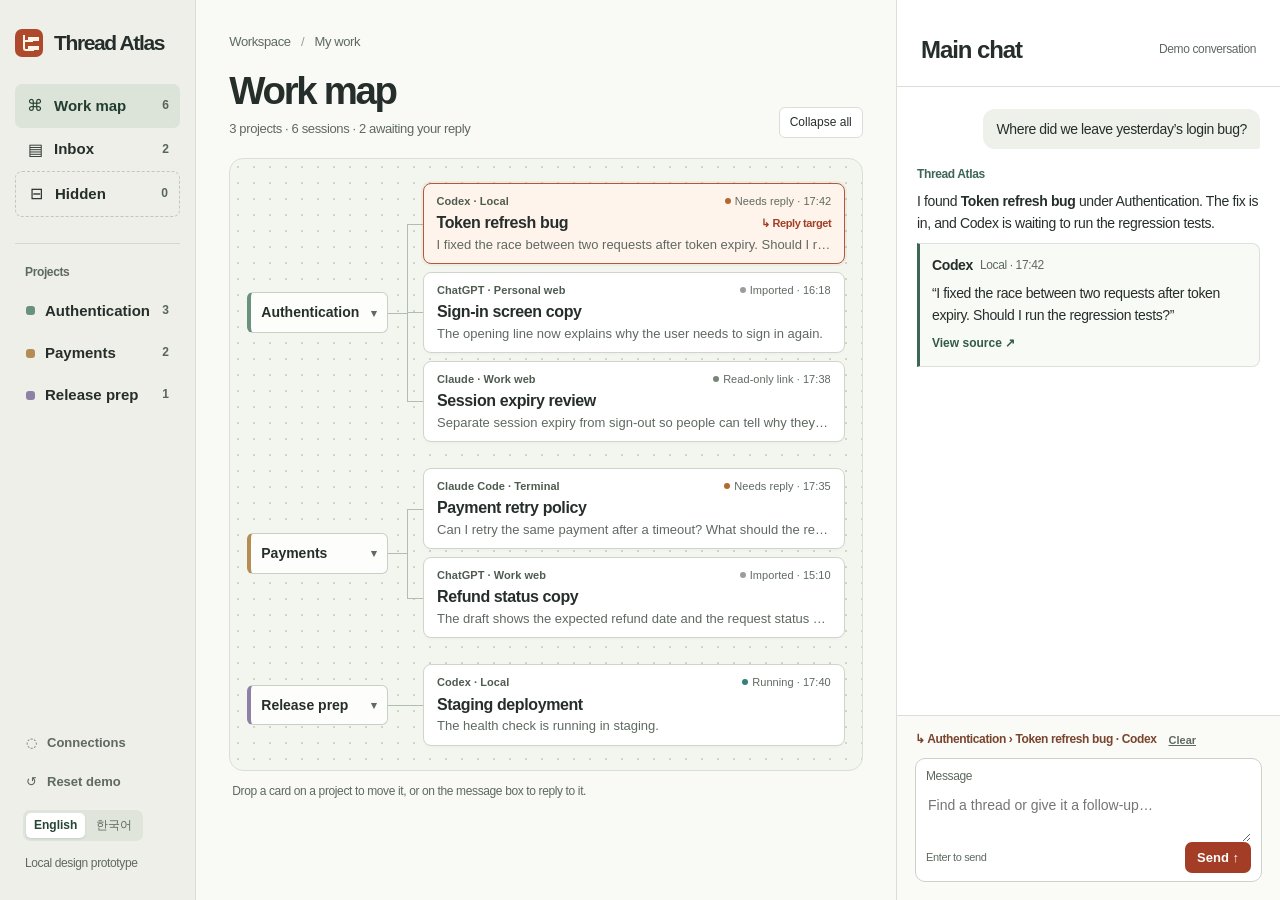
<file: docs/THREAD-ATLAS.html>
<!doctype html>
<html lang="en"><head><meta charset="utf-8"><meta name="viewport" content="width=device-width, initial-scale=1">
<title>Thread Atlas · Work map prototype</title>
<style>
:root{--ink:#262e2b;--muted:#5e6961;--line:#d9dfd6;--paper:#f9faf6;--accent:#a33d25;--tint:#fff4ec;--sage:#3d6655;--nav:#eeefe8}
*{box-sizing:border-box}body{margin:0;background:var(--paper);color:var(--ink);font:15px/1.48 "Inter",-apple-system,"Apple SD Gothic Neo","Malgun Gothic",sans-serif;letter-spacing:-.025em}button,input,textarea{font:inherit;color:inherit}button{cursor:pointer;border:0;background:none}button:focus-visible,textarea:focus-visible,[tabindex]:focus-visible{outline:3px solid #ae532c;outline-offset:3px}button:disabled{opacity:.5;cursor:default}.app{display:grid;grid-template-columns:196px minmax(430px,1fr) minmax(350px,30%);min-height:100dvh}.rail{background:var(--nav);border-right:1px solid var(--line);display:flex;flex-direction:column;padding:27px 15px;gap:26px}.brand{display:flex;align-items:center;gap:11px;font-size:21px;font-weight:660;letter-spacing:-.065em}.mark{position:relative;display:inline-block;width:28px;height:28px;background:#af492e;border-radius:7px;flex:none}.mark:before{content:"";position:absolute;top:6px;bottom:6px;left:8px;width:9px;border:2px solid #fff6e6;border-width:0 0 2px 2px;border-radius:0 0 0 3px}.mark:after{content:"";position:absolute;width:9px;height:2px;left:9px;top:11px;background:#fff6e6;box-shadow:5px -2px 0 1px #fff6e6,5px 7px 0 1px #fff6e6}.navButton,.projectButton,.utilities button{display:flex;gap:10px;align-items:center;width:100%;text-align:left;border-radius:7px;padding:10px 11px;font-weight:550}.navButton.active,.projectButton.active{background:#dce3d9;color:#233e30}.navButton:hover,.projectButton:hover,.utilities button:hover{background:#e1e5dc}.navButton small,.projectButton small{margin-left:auto;font-size:12px;font-variant-numeric:tabular-nums;color:#58665a}.navicon{font-size:16px;width:18px;text-align:center}.sectionlabel{font-size:12px;color:var(--muted);margin:0 10px 8px;font-weight:620}.projects{border-top:1px solid #d2d8ce;padding-top:20px}.projectdot{width:9px;height:9px;background:var(--tone);border-radius:3px;flex:none}.utilities{margin-top:auto;color:var(--muted);font-size:13px}.sample{font-size:12px;margin:14px 10px 0;color:var(--muted)}
main{padding:32px clamp(18px,2.6vw,47px) 24px;min-width:0}.breadcrumb{color:var(--muted);font-size:13px;margin:0 0 18px}.breadcrumb span{margin:0 7px;color:#9a9e94}h1,h2,h3,p{margin:0}h1{font-size:clamp(32px,3vw,46px);line-height:1.12;letter-spacing:-.08em}.intro{display:flex;justify-content:space-between;align-items:end;gap:10px;margin-bottom:20px}.meta{font-size:13px;color:var(--muted);margin-top:7px}.tool{font-size:12px;border:1px solid var(--line);background:#fff;border-radius:6px;padding:6px 10px}.tool:hover,.linkbtn:hover{background:#edf0e9}.board{padding:16px 12px 16px;border:1px solid var(--line);border-radius:14px;background-color:#f3f5ef;background-image:radial-gradient(#cfd5c9 1px,transparent 1px);background-size:16px 16px}.group{--tone:#59816c;display:grid;grid-template-columns:clamp(95px,11vw,160px) 1fr;align-items:center;gap:19px;padding:8px 5px;position:relative}.group+.group{margin-top:10px}.root{display:flex;align-items:center;justify-content:space-between;gap:6px;border:1px solid #c6d0c4;border-left:4px solid var(--tone);padding:9px 10px;border-radius:6px;background:#fdfefb;font-size:14px;font-weight:680;z-index:1}.root small{font-size:11px;color:var(--muted)}.branch{padding-left:16px;display:grid;gap:8px;position:relative}.branch:before{content:"";border-top:1.5px solid #b0bead;width:20px;position:absolute;left:-19px;top:50%}.leaf{position:relative}.leaf:before{content:"";position:absolute;right:100%;width:16px;top:50%;border-top:1.5px solid #b0bead}.leaf:after{content:"";position:absolute;left:-16px;top:-4px;bottom:-4px;border-left:1.5px solid #b0bead}.leaf:first-child:after{top:50%}.leaf:last-child:after{bottom:50%}.leaf:only-child:after{display:none}.card{display:block;text-align:left;width:100%;border:1px solid #cfd5ca;background:#fff;border-radius:8px;padding:9px 13px;position:relative;box-shadow:0 2px 3px #26302005}.card.focus{background:var(--tint);border:1.5px solid #b05a3d;padding:8.5px 12.5px;box-shadow:0 0 0 2px #b3593712}.ctop,.ctitle,.evidencehead,.row{display:flex;align-items:center;gap:7px}.ctop{font-size:11px;justify-content:space-between;color:var(--muted);margin-bottom:2px;letter-spacing:.005em}.provider{font-weight:670;color:#4e5b50}.ctitle{font-size:16px;font-weight:700;letter-spacing:-.045em}.recent{font-size:13px;color:var(--muted);white-space:nowrap;overflow:hidden;text-overflow:ellipsis;max-width:100%}.state{display:inline-flex;align-items:center;gap:4px}.state:before{content:"";height:6px;width:6px;border-radius:100%;background:#78867a}.state.wait:before{background:#b5682c}.state.run:before{background:#33817c}.state.hist:before{background:#9c9c9b}.target{font-size:11px;color:var(--accent);margin-left:auto;font-weight:600}.dropping{outline:2px dashed #9b533a!important;outline-offset:2px}.group.dropping{background:#dfe9dc99;border-radius:8px}.hint{margin:12px 3px 0;color:var(--muted);font-size:12px}.side{border-left:1px solid var(--line);background:#fff;display:flex;flex-direction:column;min-width:0}.sidehead{padding:32px 24px 18px;border-bottom:1px solid var(--line);display:flex;align-items:center;justify-content:space-between;gap:10px}.sidehead h2{font-size:24px;letter-spacing:-.07em}.sidehead small{color:var(--muted);font-size:12px}.chat{flex:1;max-height:calc(100dvh - 305px);min-height:250px;overflow:auto;padding:22px 20px;display:flex;flex-direction:column;gap:16px}.utter{margin-left:22px;align-self:flex-end;max-width:92%;background:#edf1e9;border-radius:12px 12px 3px 12px;padding:10px 13px;font-size:14px}.answer{font-size:14px;line-height:1.58;max-width:100%}.assistantname{font-weight:650;font-size:12px;color:var(--sage);margin:0 0 6px}.quote{border:1px solid #dce1d9;border-left:3px solid var(--sage);padding:10px 12px;background:#f8faf6;border-radius:0 8px 8px 0;margin:9px 0 0}.quote time,.sub{font-size:12px;color:var(--muted)}.quote p{margin:5px 0}.linkbtn{font-size:12px;color:#335a48;padding:3px 0;font-weight:600}.composer{padding:15px 18px 18px;border-top:1px solid var(--line);background:#fafbf7}.composer label{display:block;font-size:12px;color:var(--muted);margin-bottom:7px}.dest{display:flex;align-items:center;gap:6px;font-size:12px;color:#79452e;font-weight:650;margin-bottom:9px}.dest button{font-size:11px;color:var(--muted);text-decoration:underline}.inputbox{background:white;border:1px solid #cbd3c9;border-radius:10px;padding:9px 10px 8px}.inputbox textarea{display:block;resize:vertical;width:100%;min-height:49px;border:0;outline:none;background:none;font-size:14px;line-height:1.5}.composefoot{display:flex;align-items:center;justify-content:space-between;gap:8px}.composefoot small{font-size:11px;color:var(--muted)}.send{background:var(--accent);color:white;border-radius:7px;padding:6px 12px;font-weight:630;font-size:13px}.replyopts{display:flex;flex-wrap:wrap;gap:5px;margin-top:8px}.choice{border:1px solid var(--line);padding:6px 9px;border-radius:6px;text-align:left;font-size:12px;background:white}.choice:hover{border-color:var(--sage)}.listitem{padding:14px;border:1px solid var(--line);border-radius:8px;background:#fff;margin-bottom:8px}.listitem h3{font-size:17px;margin:4px 0}.listitem p{font-size:14px;color:var(--muted)}.actions{display:flex;gap:8px;flex-wrap:wrap;margin-top:8px}.empty{color:var(--muted);padding:16px}.tip{font-size:12px;color:var(--muted);padding:0 3px 8px}.toast{position:fixed;left:50%;bottom:18px;transform:translateX(-50%);background:#2f4237;color:#fff;border-radius:8px;padding:9px 15px;font-size:13px;z-index:8}.toast:empty{display:none}dialog{border:1px solid var(--line);border-radius:14px;max-width:min(460px,92vw);width:460px;padding:22px;background:#fcfdf9;color:var(--ink)}dialog::backdrop{background:#25302754}dialog h2{font-size:23px}dialog p{margin:10px 0}dialog .row{justify-content:space-between}dialog select{padding:4px;font:inherit}dialog .subtitle{color:var(--muted);font-size:13px}#hiddenDrop{border:1px dashed #bec8bc}.newdot{width:7px;height:7px;border-radius:100%;background:#bd6541;display:inline-block}
@media(min-width:1550px){.app{grid-template-columns:220px minmax(550px,1fr) minmax(400px,31%)}.card{padding:12px 16px}.card.focus{padding:11.5px 15.5px}.board{padding:18px 24px}.group{padding:11px 5px}}
@media(max-width:1090px){.app{grid-template-columns:152px minmax(330px,1fr) 310px}.rail{padding:22px 9px}.brand{font-size:19px}.group{grid-template-columns:88px 1fr;gap:13px}.root{padding:7px 5px;font-size:12px}.branch:before{left:-13px;width:14px}main{padding:25px 15px}.sidehead{padding:24px 15px}.board{padding:9px 5px}.chat{padding:16px}.rail .sample{font-size:10px}}
@media(max-width:840px){.app{grid-template-columns:1fr}.rail{display:flex;flex-direction:row;align-items:center;gap:12px;padding:10px 12px;border-right:none;border-bottom:1px solid var(--line);flex-wrap:wrap}.rail nav{display:flex;gap:3px}.rail .navButton{width:auto;padding:5px 7px;font-size:13px}.projects{display:none}.utilities{margin:0 0 0 auto;display:flex;align-items:center}.utilities button{padding:4px;font-size:11px}.sample{display:none}.brand{font-size:17px}.brand .mark{width:24px;height:24px}.side{border-left:none;border-top:1px solid var(--line)}.chat{max-height:390px;min-height:180px}.sidehead{padding:14px 18px}main{padding:18px}.breadcrumb{margin-bottom:7px}.group{grid-template-columns:minmax(85px,24%) 1fr}.intro{margin-bottom:12px}.sidehead small{display:block}.navicon{display:none}}
@media(prefers-reduced-motion:no-preference){.card,.tool,.choice,.navButton{transition:background-color .12s,border-color .12s}}
.branch,.leaf{min-width:0}.composer{margin-top:auto}@media(max-width:540px){.ctop{flex-wrap:wrap}.ctitle{flex-wrap:wrap}.app{grid-template-columns:minmax(0,1fr)}}

.locale{display:flex;align-items:center;gap:3px;margin:9px 8px;padding:3px;background:#e0e5dc;border-radius:7px;width:max-content}.utilities .locale button{display:block;width:auto;padding:4px 8px;font-size:12px;line-height:1.4;border-radius:5px}.locale button[aria-pressed=true]{color:#254536;background:#fff;box-shadow:0 1px 2px #34473624}.root{text-align:left}.ctop{flex-wrap:wrap}.target{white-space:nowrap}
html[lang=en] h1{letter-spacing:-.06em}html[lang=en] .ctitle{letter-spacing:-.025em}html[lang=en] .sidehead h2{letter-spacing:-.045em}@media(max-width:840px){.utilities{flex-wrap:wrap}.locale{margin:0 3px}}
</style></head>
<body><div class="app">
<aside class="rail"><div class="brand"><span class="mark" aria-hidden="true"></span>Thread Atlas</div>
<nav id="nav" aria-label="Views"><button class="navButton" data-view="map"><span class="navicon">⌘</span><span data-label="map"></span><small id="mapCount"></small></button><button class="navButton" data-view="inbox"><span class="navicon">▤</span><span data-label="inbox"></span><small id="inboxCount"></small></button><button id="hiddenDrop" class="navButton" data-view="hidden"><span class="navicon">⊟</span><span data-label="hidden"></span><small id="hiddenCount"></small></button></nav>
<div class="projects"><p class="sectionlabel" data-label="projects"></p><div id="projectList"></div></div>
<div class="utilities"><button id="connections">◌ <span data-label="connections"></span></button><button id="reset">↺ <span data-label="reset"></span></button><div class="locale" id="localePicker" role="group" aria-label="Language"><button lang="en" data-lang="en">English</button><button lang="ko" data-lang="ko">한국어</button></div><p class="sample" data-label="sample"></p></div></aside>
<main><p class="breadcrumb"><b style="font-weight:inherit" data-label="workspace"></b> <span>/</span> <b style="font-weight:inherit" data-label="myWork"></b></p><div class="intro"><div><h1 id="heading"></h1><p class="meta" id="summary"></p></div><button class="tool" id="viewAction"></button></div><section id="canvas"></section><p class="hint" id="hint"></p></main>
<aside class="side" id="chatPanel"><div class="sidehead"><h2 data-label="mainChat"></h2><small data-label="sampleChat"></small></div><div class="chat" id="chat" role="log" aria-live="polite"></div>
<form class="composer" id="composer"><div class="dest" id="dest"></div><div class="inputbox"><label for="prompt" data-label="message"></label><textarea id="prompt"></textarea><div class="composefoot"><small data-label="enter"></small><button class="send" type="submit"><span data-label="send"></span> ↑</button></div></div></form></aside>
</div><dialog id="dialog" aria-labelledby="dialogTitle"><div class="row"><h2 id="dialogTitle"></h2><button class="tool" id="closeDialog" data-label="close"></button></div><div id="dialogContent"></div></dialog><div class="toast" id="toast" role="status"></div>
<script>
const $ = id => document.getElementById(id);
const esc = value => String(value).replace(/[&<>"']/g,c=>({'&':'&amp;','<':'&lt;','>':'&gt;','"':'&quot;',"'":'&#39;'}[c]));
let language = location.hash === '#ko' ? 'ko' : 'en';
const t = pair => pair[language==='ko'?1:0];
const l = (en,ko) => t([en,ko]);
const labels = {
 map:['Work map','작업 지도'],inbox:['Inbox','받은 답변'],hidden:['Hidden','숨김'],projects:['Projects','프로젝트'],
 connections:['Connections','연결 범위'],reset:['Reset demo','시안 초기화'],sample:['Local design prototype','가상 세션 · 로컬 디자인 시안'],
 workspace:['Workspace','워크스페이스'],myWork:['My work','내 작업'],mainChat:['Main chat','메인 대화'],sampleChat:['Demo conversation','가상 대화 시연'],
 message:['Message','메시지'],enter:['Enter to send','Enter로 보내기'],send:['Send','보내기'],close:['Close','닫기'],
 wait:['Needs reply','내 답변 필요'],history:['Imported','가져온 기록'],read:['Read-only link','읽기 연결'],run:['Running','실행 중'],
 source:['View source','원문 보기'],reply:['Reply here','이어서 답장']
};
const lab = key=>t(labels[key]);
const projects=[
 {id:'auth',name:['Authentication','인증 개편'],tone:'#68927c'},
 {id:'pay',name:['Payments','결제 개선'],tone:'#b48d55'},
 {id:'release',name:['Release prep','배포 준비'],tone:'#8d82a5'}
];
const fixtures=[
 {id:'token',group:'auth',title:['Token refresh bug','토큰 갱신 오류'],provider:'Codex',scope:['Local','로컬'],state:'wait',time:'17:42',
 quote:['I fixed the race between two requests after token expiry. Should I run the regression tests?','만료 직후 두 요청이 겹치는 경우를 재현했고 수정했습니다. 회귀 테스트를 실행할까요?'],
 keys:['login bug','token','refresh','regression','로그인 버그','토큰','갱신','만료','회귀'],direct:true},
 {id:'ux',group:'auth',title:['Sign-in screen copy','로그인 화면 문구'],provider:'ChatGPT',scope:['Personal web','개인 웹'],state:'history',time:'16:18',
 quote:['The opening line now explains why the user needs to sign in again.','재로그인이 필요한 이유를 안내 문구 첫 줄에 넣었습니다.'],
 keys:['login screen','sign-in screen','sign in again','login copy','로그인 화면','안내 문구','재로그인','로그인 문구'],direct:false},
 {id:'review',group:'auth',title:['Session expiry review','세션 만료 리뷰'],provider:'Claude',scope:['Work web','업무 웹'],state:'read',time:'17:38',
 quote:['Separate session expiry from sign-out so people can tell why they need to log in again.','만료와 로그아웃을 구분하면 오류 메시지를 더 명확하게 쓸 수 있습니다.'],
 keys:['session expiry','expiration','sign-out','logout','세션 만료','로그아웃','만료 리뷰'],direct:false},
 {id:'retry',group:'pay',title:['Payment retry policy','결제 재시도 정책'],provider:'Claude Code',scope:['Terminal','터미널'],state:'wait',time:'17:35',
 quote:['Can I retry the same payment after a timeout? What should the retry limit be?','타임아웃 시 같은 결제를 다시 보내도 될까요? 재시도 횟수를 정해 주세요.'],
 keys:['payment','retry','retries','timeout','결제','재시도','타임아웃','횟수'],direct:true},
 {id:'refund',group:'pay',title:['Refund status copy','환불 안내 문구'],provider:'ChatGPT',scope:['Work web','업무 웹'],state:'history',time:'15:10',
 quote:['The draft shows the expected refund date and the request status on separate lines.','환불 예상일과 접수 상태를 한 줄씩 보여주는 초안을 작성했습니다.'],
 keys:['refund','refund copy','refund status','환불','접수','환불 문구'],direct:false},
 {id:'deploy',group:'release',title:['Staging deployment','스테이징 배포'],provider:'Codex',scope:['Local','로컬'],state:'run',time:'17:40',
 quote:['The health check is running in staging.','스테이징 환경에서 헬스 체크를 실행하고 있습니다.'],
 keys:['staging','deploy','health check','스테이징','배포','헬스 체크'],direct:true}
];
let items,view,filter,folded,focus,sequence,unread,messages,timer;
const byId=id=>items.find(i=>i.id===id);
const project=id=>projects.find(p=>p.id===id);
const visible=()=>items.filter(i=>!i.hidden);
const path=i=>t(project(i.group).name)+' › '+t(i.title);
const normalize=text=>text.toLowerCase().replace(/[\s\-’']/g,'');
function notice(text){$('toast').textContent=text;clearTimeout(timer);timer=setTimeout(()=>$('toast').textContent='',2600);}
function showDialog(title,html){$('dialogTitle').textContent=title;$('dialogContent').innerHTML=html;$('dialog').showModal();}
$('closeDialog').onclick=()=>$('dialog').close();
function applyLanguage(){
 document.documentElement.lang=language;document.title='Thread Atlas · '+l('Work map prototype','작업 지도 시안');
 document.querySelectorAll('[data-label]').forEach(el=>el.textContent=lab(el.dataset.label));
 document.querySelectorAll('[data-lang]').forEach(el=>el.setAttribute('aria-pressed',el.dataset.lang===language));
 $('localePicker').setAttribute('aria-label',l('Language','언어'));$('nav').setAttribute('aria-label',l('Views','보기'));
 $('chatPanel').setAttribute('aria-label',lab('mainChat'));$('canvas').setAttribute('aria-label',l('Sessions','작업 목록'));
 $('prompt').placeholder=l('Find a thread or give it a follow-up…','하던 일을 찾거나 다음 요청을 입력하세요');
 $('toast').textContent='';redraw();renderChat();
}
window.addEventListener('hashchange',()=>{language=location.hash==='#ko'?'ko':'en';applyLanguage();});
function card(i){
 return '<div class="leaf"><button class="card '+(focus===i.id?'focus':'')+'" data-card="'+i.id+'" draggable="true" title="'+esc(t(i.quote))+'"><span class="ctop"><span class="provider">'+esc(i.provider)+' · '+esc(t(i.scope))+'</span><span class="state '+(i.state==='history'?'hist':i.state)+'">'+lab(i.state)+' · '+i.time+'</span></span><span class="ctitle">'+esc(t(i.title))+(focus===i.id?'<span class="target">↳ '+l('Reply target','대화 대상')+'</span>':'')+'</span><span class="recent" style="display:block">'+esc(t(i.quote))+'</span></button></div>';
}
function counts(groupCount,list){
 const waiting=list.filter(i=>i.state==='wait').length;
 return l(groupCount+' project'+(groupCount===1?'':'s')+' · '+list.length+' session'+(list.length===1?'':'s')+' · '+waiting+' awaiting your reply','프로젝트 '+groupCount+'개　·　세션 '+list.length+'개　·　내 답변 필요 '+waiting+'개');
}
function redraw(){
 const active=visible(),hidden=items.filter(i=>i.hidden);
 $('mapCount').textContent=active.length;$('inboxCount').textContent=active.filter(i=>unread.has(i.id)).length;$('hiddenCount').textContent=hidden.length;
 document.querySelectorAll('[data-view]').forEach(el=>el.classList.toggle('active',el.dataset.view===view));
 $('projectList').innerHTML=projects.map(p=>'<button class="projectButton '+(filter===p.id?'active':'')+'" data-project="'+p.id+'"><span class="projectdot" style="--tone:'+p.tone+'"></span>'+esc(t(p.name))+'<small>'+active.filter(i=>i.group===p.id).length+'</small></button>').join('');
 const area=$('canvas');area.className='';$('viewAction').hidden=view==='hidden';
 $('heading').textContent=(view==='map'&&filter)?t(project(filter).name):lab(view);
 if(view==='map'){
  const groups=projects.filter(p=>!filter||p.id===filter);
  $('summary').textContent=counts(groups.length,active.filter(i=>!filter||i.group===filter));
  $('viewAction').textContent=groups.every(p=>folded.has(p.id))?l('Expand all','모두 펼치기'):l('Collapse all','모두 접기');
  area.className='board';area.innerHTML=groups.map(p=>{
   const children=active.filter(i=>i.group===p.id),n=children.length,u=children.filter(i=>unread.has(i.id)).length,w=children.filter(i=>i.state==='wait').length;
   const brief=l(n+' session'+(n===1?'':'s')+' · '+u+' unread · '+w+' awaiting reply',n+'개 세션 · 미확인 '+u+'개 · 답변 대기 '+w+'개');
   const branch=folded.has(p.id)?'<span class="sub">'+brief+'</span>':children.map(card).join('')||'<span class="sub">'+l('Drop a session here','여기에 카드를 놓으세요')+'</span>';
   return '<div class="group" data-group="'+p.id+'" style="--tone:'+p.tone+'"><button class="root" data-fold="'+p.id+'" aria-expanded="'+(!folded.has(p.id))+'">'+esc(t(p.name))+'<small>'+(folded.has(p.id)?'▸':'▾')+'</small></button><div class="branch">'+branch+'</div></div>';
  }).join('');
  $('hint').textContent=l('Drop a card on a project to move it, or on the message box to reply to it.','카드를 프로젝트로 끌어 옮기거나 메시지 입력창에 놓아 대상을 지정하세요.');
 }else if(view==='inbox'){
  $('summary').textContent=l('Latest replies from visible sessions','도착순 · 숨김 세션 제외');$('viewAction').textContent=l('Simulate a reply','답변 도착 시연');
  area.innerHTML=[...active].sort((a,b)=>b.time.localeCompare(a.time)).map(i=>'<article class="listitem"><span class="sub">'+(unread.has(i.id)?'<span class="newdot"></span> '+l('Unread','미확인')+' · ':'')+esc(t(project(i.group).name))+' · '+esc(i.provider)+' · '+i.time+'</span><h3>'+esc(t(i.title))+'</h3><p>'+esc(t(i.quote))+'</p><div class="actions"><button class="choice" data-detail="'+i.id+'">'+lab('source')+'</button><button class="choice" data-pick="'+i.id+'">'+lab('reply')+'</button></div></article>').join('')||'<p class="empty">'+l('No replies yet.','받은 답변이 없습니다.')+'</p>';
  $('hint').textContent=l('New replies keep your draft addressed to the same thread.','답변이 추가되어도 작성 중인 메시지의 목적지는 유지됩니다.');
 }else{
  $('summary').textContent=l('Sessions excluded from the map, notifications, and routing','지도, 알림, 자동 대상 선택에서 제외한 세션');
  area.innerHTML=hidden.map(i=>'<article class="listitem"><span class="sub">'+esc(t(project(i.group).name))+' · '+esc(i.provider)+'</span><h3>'+esc(t(i.title))+'</h3><button class="choice" data-restore="'+i.id+'">'+l('Restore','복구')+'</button></article>').join('')||'<p class="empty">'+l('No hidden sessions.','숨긴 세션이 없습니다.')+'</p>';$('hint').textContent='';
 }
 preview();
}
function pin(id,announce=true){const i=byId(id);if(!i||i.hidden)return;focus=id;view='map';folded.delete(i.group);if(filter&&filter!==i.group)filter=null;if(announce)notice(l('Reply target · ','대화 대상 · ')+path(i));redraw();}
function hide(id){byId(id).hidden=true;if(focus===id)focus=null;unread.delete(id);redraw();notice(l('Session hidden. Restore it from Hidden.','숨김으로 이동 · 숨김 목록에서 복구할 수 있습니다.'));}
function move(id,group,before){const i=byId(id);i.group=group;folded.delete(group);if(before&&before!==id){items=items.filter(x=>x.id!==id);items.splice(items.findIndex(x=>x.id===before),0,i);}redraw();notice(l('Moved to '+t(project(group).name),t(project(group).name)+'에 배치했습니다.'));}
function detail(id){
 const i=byId(id);unread.delete(id);redraw();
 showDialog(t(i.title),'<p class="subtitle">'+esc(path(i))+' · '+esc(i.provider)+' · '+esc(t(i.scope))+'</p><p class="sub">'+l('Demo source thread · Latest reply ','가상 원본 스레드 · 최신 답변 ')+i.time+'</p><p>'+esc(t(i.quote))+'</p><p class="sub">'+(i.direct?l('Replies enabled in this demo','가상 연결에서 답장 가능'):l('Read-only connection','이 연결은 읽기 전용'))+'</p><div class="actions"><button class="choice" data-pick="'+i.id+'">'+l('Set as reply target','메인 창 대상으로 지정')+'</button><button class="choice" data-hide="'+i.id+'">'+l('Hide session','숨기기')+'</button></div><p><label class="sub">'+l('Move to project','프로젝트 이동')+' <select id="moveSelect">'+projects.map(p=>'<option value="'+p.id+'" '+(p.id===i.group?'selected':'')+'>'+esc(t(p.name))+'</option>').join('')+'</select></label></p>');
 $('moveSelect').onchange=e=>{move(i.id,e.target.value);$('dialog').close();};
}
function route(text){
 const active=visible(), normalized=normalize(text);
 const waiting=/waiting (?:on|for) (?:me|my (?:reply|input))|need(?:s)? (?:my|a) reply|awaiting my reply|(답장|답변|응답).*(필요|대기|기다|할 일)|기다리는 일/i.test(text);
 if(waiting)return {action:false,list:active.filter(i=>i.state==='wait'),waiting:true};
 const askOriginal=/\b(?:ask|tell|message|send to)\b|물어봐|질문해\s?줘/i.test(text);
 const lookup=!askOriginal&&/\b(where|what happened|find|show|latest|status of|how far|how did|any updates)\b|어디|찾아|찾기|상태|어떻게 됐|어떻게 되었|진행 상황|어느|최근|마지막|뭐였/i.test(text);
 const action=askOriginal||!lookup&&/\b(run|start|go ahead|continue|proceed|set|limit|cap|change|update|fix|apply|edit|deploy it|do it|retry it|rewrite|send|ship it)\b|해줘|해 줘|돌려|진행해|진행하|진행시|보내|실행|적용|고쳐|수정해|바꿔|계속해|시작해|제한해/i.test(text);
 const providerHint=[['Claude Code',/claude\s*code|클로드\s*코드/i],['ChatGPT',/chatgpt|챗지피티/i],['Codex',/codex|코덱스/i],['Claude',/claude|클로드/i]].find(([,pattern])=>pattern.test(text))?.[0];
 const projectHint=projects.find(p=>p.name.some(n=>normalized.includes(normalize(n))));
 const eligible=active.filter(i=>(!providerHint||i.provider===providerHint)&&(!projectHint||i.group===projectHint.id));
 if(!eligible.length)return {action,list:[]};
 const ranked=eligible.map(i=>({i,score:[...i.title,...i.keys].reduce((score,k)=>score+(normalized.includes(normalize(k))?normalize(k).length:0),0)})).sort((a,b)=>b.score-a.score);
 const matches=ranked.filter(x=>x.score>0&&x.score>=ranked[0].score-1).map(x=>x.i);
 if(matches.length)return {action,list:matches};
 const followUp=/\b(then|go ahead|continue|proceed|do it|run (?:the )?tests?|that thread|same thread|current status|what next)\b|그럼|그러면|그대로|이어서|아까 그|거기|진행해|계속|테스트부터|현재 상태|어디까지 됐/i.test(text);
 if(focus&&followUp&&eligible.some(i=>i.id===focus)&&(action||lookup))return {action,list:[byId(focus)]};
 return {action,list:eligible};
}
function preview(){
 const text=$('prompt').value.trim(),current=focus&&byId(focus);
 if(!text){$('dest').innerHTML=current?'↳ '+esc(path(current))+' · '+esc(current.provider)+' <button type="button" data-clear>'+l('Clear','해제')+'</button>':l('Destination · Match from message','보낼 곳 · 메시지에서 찾기');return;}
 const plan=route(text);
 if(!plan.action){$('dest').textContent=l('Search local history','내 기록에서 찾기 · 외부 전송 없음');return;}
 if(plan.list.length!==1){$('dest').textContent=plan.list.length?l('Choose a destination','보낼 곳 · 후보 선택 필요'):l('No matching session','보낼 곳 · 일치하는 세션 없음');return;}
 const target=plan.list[0];$('dest').textContent=(target.direct?l('To · ','보낼 곳 · '):l('Read-only · ','읽기 전용 · '))+path(target)+' · '+target.provider;
}
function evidence(i){return '<div class="quote"><div class="evidencehead"><strong>'+esc(i.provider)+'</strong><time>'+esc(t(i.scope))+' · '+i.time+'</time></div><p>“'+esc(t(i.quote))+'”</p><button class="linkbtn" data-detail="'+i.id+'">'+lab('source')+' ↗</button></div>';}
function content(m,index){
 switch(m.kind){
 case 'user':return esc(m.text);
 case 'initialUser':return l('Where did we leave yesterday’s login bug?','어제 로그인 버그 보던 거 어디까지 됐지?');
 case 'initialReply':return l('I found <strong>Token refresh bug</strong> under Authentication. The fix is in, and Codex is waiting to run the regression tests.','인증 개편의 <strong>토큰 갱신 오류</strong> 스레드입니다. 수정이 끝났고 회귀 테스트 실행을 기다리고 있습니다.')+evidence(m.item);
 case 'source':return l('Latest reply from <strong>'+esc(path(m.item))+'</strong>.','<strong>'+esc(path(m.item))+'</strong>에서 확인했습니다.')+evidence(m.item);
 case 'sent':return l('Demo message addressed to <strong>'+esc(path(m.item))+'</strong>.','<strong>'+esc(path(m.item))+'</strong>에 요청을 전달하는 장면입니다.')+'<div class="quote"><strong>'+esc(m.item.provider)+' · '+l('Simulated send','가상 전송')+'</strong><p>'+esc(m.text)+'</p></div>';
 case 'readOnly':return l('<strong>'+esc(path(m.item))+'</strong> is read-only. You can copy your draft to the original thread.','<strong>'+esc(path(m.item))+'</strong>는 읽기 전용입니다. 원본에 붙여넣을 문장을 보관했습니다.')+'<div class="replyopts"><button class="choice" data-detail="'+m.item.id+'">'+lab('source')+'</button><button class="choice" data-copy="'+index+'">'+l('Copy draft','작성 문장 복사')+'</button></div>';
 case 'choose':return l('Which thread did you mean?','어느 작업을 말씀하셨나요?')+'<div class="replyopts">'+m.options.map(i=>'<button class="choice" '+(m.chosen?'disabled':'')+' data-option="'+i.id+'" data-entry="'+index+'"><strong>'+esc(t(i.title))+'</strong> · '+esc(i.provider)+'<br>'+esc(t(i.quote))+'</button>').join('')+'</div>';
 case 'missing':return m.waiting?l('No sessions are waiting for your reply.','현재 내 답변을 기다리는 세션이 없습니다.'):l('No visible sessions match that scope.','지정한 범위에서 보이는 세션을 찾지 못했습니다.');
 }
}
function renderChat(){
 $('chat').innerHTML=messages.map((m,index)=>{const user=m.kind==='user'||m.kind==='initialUser';return '<div class="'+(user?'utter':'answer')+'">'+(user?'':'<div class="assistantname">Thread Atlas</div>')+content(m,index)+'</div>';}).join('');
 $('chat').scrollTop=$('chat').scrollHeight;
}
function handleTarget(i,text,action){pin(i.id,false);messages.push({kind:action?(i.direct?'sent':'readOnly'):'source',item:{...i},text});renderChat();}
function submit(text){
 messages.push({kind:'user',text});const plan=route(text);preview();
 if(!plan.list.length)messages.push({kind:'missing',waiting:plan.waiting});
 else if(plan.list.length===1&&!plan.waiting){handleTarget(plan.list[0],text,plan.action);return;}
 else messages.push({kind:'choose',options:plan.list.map(i=>({...i})),text,action:plan.action});
 renderChat();
}
function reset(){
 items=fixtures.map(i=>({...i,hidden:false}));view='map';filter=null;folded=new Set();focus='token';sequence=0;unread=new Set(['review','retry']);$('prompt').value='';
 messages=[{kind:'initialUser'},{kind:'initialReply',item:{...byId('token')}}];applyLanguage();
}
document.addEventListener('click',async e=>{
 const el=e.target.closest('button');if(!el)return;const k=el.dataset;
 if(k.lang){if(k.lang!==language){location.hash=k.lang;}return;}
 if(k.view){view=k.view;filter=null;redraw();}
 if(k.project){filter=filter===k.project?null:k.project;view='map';redraw();}
 if(k.fold){folded.has(k.fold)?folded.delete(k.fold):folded.add(k.fold);redraw();}
 if(k.card||k.detail)detail(k.card||k.detail);
 if(k.pick){if($('dialog').open)$('dialog').close();pin(k.pick);$('prompt').focus();}
 if(k.hide){$('dialog').close();hide(k.hide);}
 if(k.restore){byId(k.restore).hidden=false;redraw();notice(l('Restored to its project.','원래 프로젝트에 복구했습니다.'));}
 if('clear' in k){focus=null;redraw();}
 if(k.option){
  const i=byId(k.option),entry=messages[Number(k.entry)];
  if(i.hidden){notice(l('This session is hidden.','현재 숨겨진 세션입니다.'));return;}
  entry.chosen=i.id;handleTarget(i,entry.text,entry.action);
 }
 if('copy' in k){
  const draft=messages[Number(k.copy)].text;
  try{await navigator.clipboard.writeText(draft);notice(l('Draft copied.','문장을 복사했습니다.'));}
  catch{$('prompt').value=draft;$('prompt').select();preview();notice(l('Copy the selected draft.','선택한 문장을 복사하세요.'));}
 }
});
$('viewAction').onclick=()=>{
 if(view==='inbox'){
  const i=byId('deploy');if(i.hidden){notice(l('The staging session is hidden. Its notifications are muted.','숨긴 배포 세션의 알림은 표시하지 않습니다.'));return;}
  sequence++;i.quote=sequence===1?['The health check passed. Ready for deployment approval.','헬스 체크를 통과했습니다. 배포 승인을 기다리고 있습니다.']:['The follow-up health check passed. Ready for deployment approval.','후속 헬스 체크를 통과했습니다. 배포 승인을 기다리고 있습니다.'];
  i.time='18:'+String(sequence%60).padStart(2,'0');i.state='wait';unread.add(i.id);redraw();notice(l('New reply · ','새 답변 · ')+path(i));return;
 }
 const groups=projects.filter(p=>!filter||p.id===filter),close=!groups.every(p=>folded.has(p.id));groups.forEach(p=>close?folded.add(p.id):folded.delete(p.id));redraw();
};
$('reset').onclick=()=>{reset();notice(l('Demo reset.','가상 세션을 초기화했습니다.'));};
$('connections').onclick=()=>showDialog(lab('connections'),'<p class="subtitle">'+l('Sample connection capabilities.','디자인 시안의 가상 연결 상태입니다.')+'</p>'+[
 ['Codex · Local · Search and reply','Codex · 로컬 — 가상 조회와 답장'],['Claude Code · Terminal · Search and reply','Claude Code · 터미널 — 가상 조회와 답장'],
 ['Claude · Work web · Read a connected tab','Claude · 업무 웹 — 연결한 탭 읽기'],['ChatGPT · Personal and work web · Imported history','ChatGPT · 개인 및 업무 웹 — 가져온 기록']
].map(pair=>'<p>'+t(pair)+'</p>').join(''));
$('composer').onsubmit=e=>{e.preventDefault();const t=$('prompt').value.trim();if(t){$('prompt').value='';submit(t);}};
$('prompt').oninput=preview;
$('prompt').onkeydown=e=>{if(e.key==='Enter'&&!e.shiftKey&&!e.isComposing&&e.keyCode!==229){e.preventDefault();$('composer').requestSubmit();}};
document.addEventListener('dragstart',e=>{const c=e.target.closest('[data-card]');if(c){e.dataTransfer.setData('application/x-thread-atlas',c.dataset.card);e.dataTransfer.effectAllowed='move';}});
const dropArea=e=>e.target.closest('#hiddenDrop,#composer,[data-group]');
document.addEventListener('dragover',e=>{const zone=dropArea(e);if(zone&&e.dataTransfer.types.includes('application/x-thread-atlas')){e.preventDefault();document.querySelectorAll('.dropping').forEach(x=>x.classList.remove('dropping'));zone.classList.add('dropping');}});
function clean(){document.querySelectorAll('.dropping').forEach(x=>x.classList.remove('dropping'));}
document.addEventListener('dragend',clean);
document.addEventListener('drop',e=>{
 const zone=dropArea(e),id=e.dataTransfer.getData('application/x-thread-atlas');clean();if(!zone||!id||!byId(id))return;e.preventDefault();
 if(zone.id==='hiddenDrop')hide(id);
 else if(zone.id==='composer'){pin(id);$('prompt').focus();}
 else move(id,zone.dataset.group,e.target.closest('[data-card]')?.dataset.card);
});
reset();
</script></body></html>
</file>
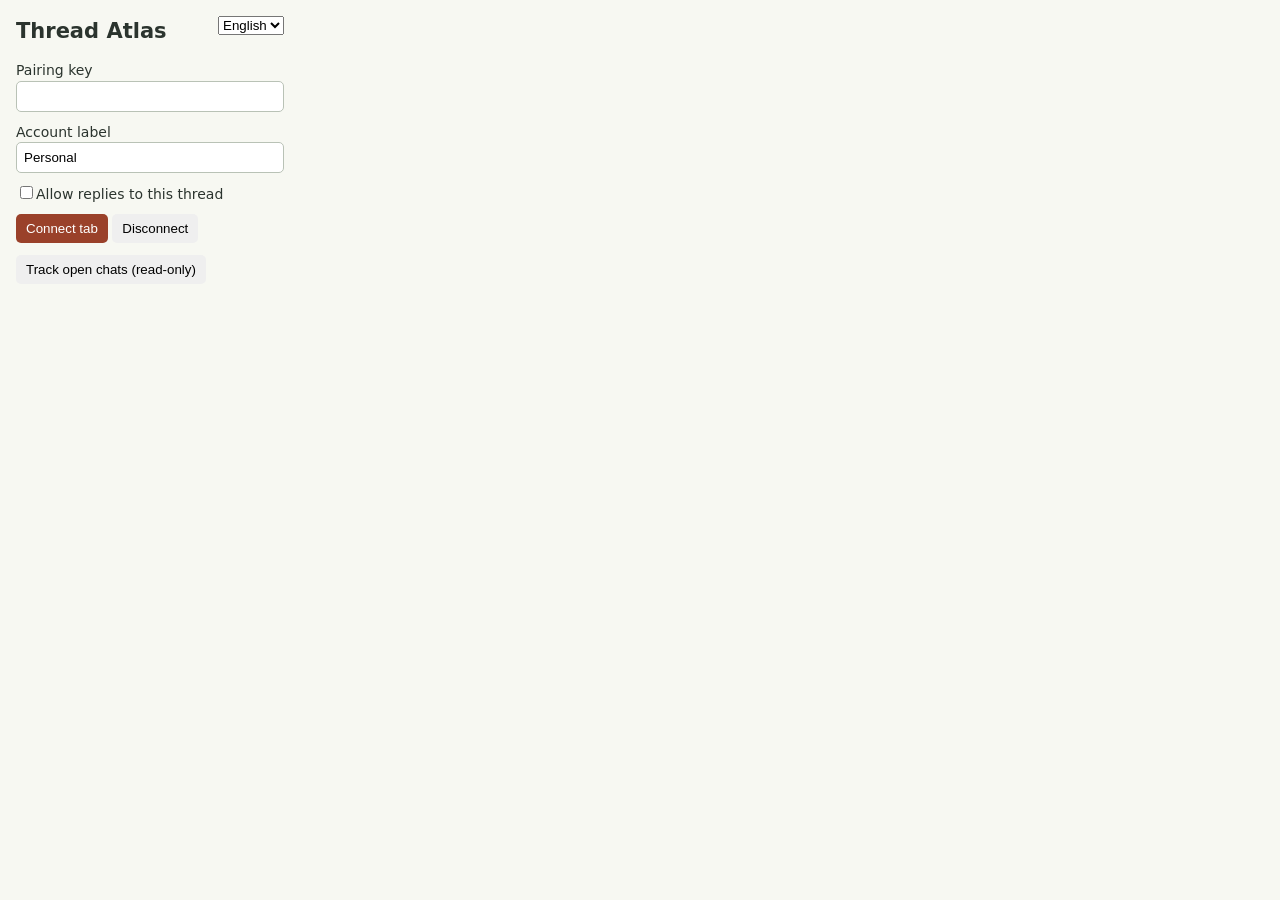
<file: extension/popup.html>
<!doctype html><html lang="en"><head><meta charset="utf-8"><title>Connect Thread Atlas</title><style>
body{width:268px;padding:16px;margin:0;font:14px/1.45 system-ui,sans-serif;color:#2b342e;background:#f7f8f2}h1{font-size:21px;margin:0 0 14px}label{display:block;margin:10px 0}input:not([type=checkbox]){box-sizing:border-box;width:100%;padding:7px;border:1px solid #b9c2b6;border-radius:5px}button{padding:7px 10px;border:0;border-radius:5px;cursor:pointer}#connect{color:white;background:#9a412a}p{font-size:12px}select{float:right}
</style></head><body><select id="lang" aria-label="Language"><option value="en">English</option><option value="ko">한국어</option></select><h1>Thread Atlas</h1>
<label><span id="keyLabel">Pairing key</span><input type="password" id="key" autocomplete="off"></label>
<label><span id="accountLabel">Account label</span><input id="account" value="Personal" maxlength="120"></label>
<label><input type="checkbox" id="write"><span id="writeLabel">Allow replies to this thread</span></label>
<button id="connect">Connect tab</button> <button id="disconnect">Disconnect</button><p><button id="all">Track open chats (read-only)</button></p><p id="status" role="status"></p><script src="popup.js"></script></body></html>
</file>
